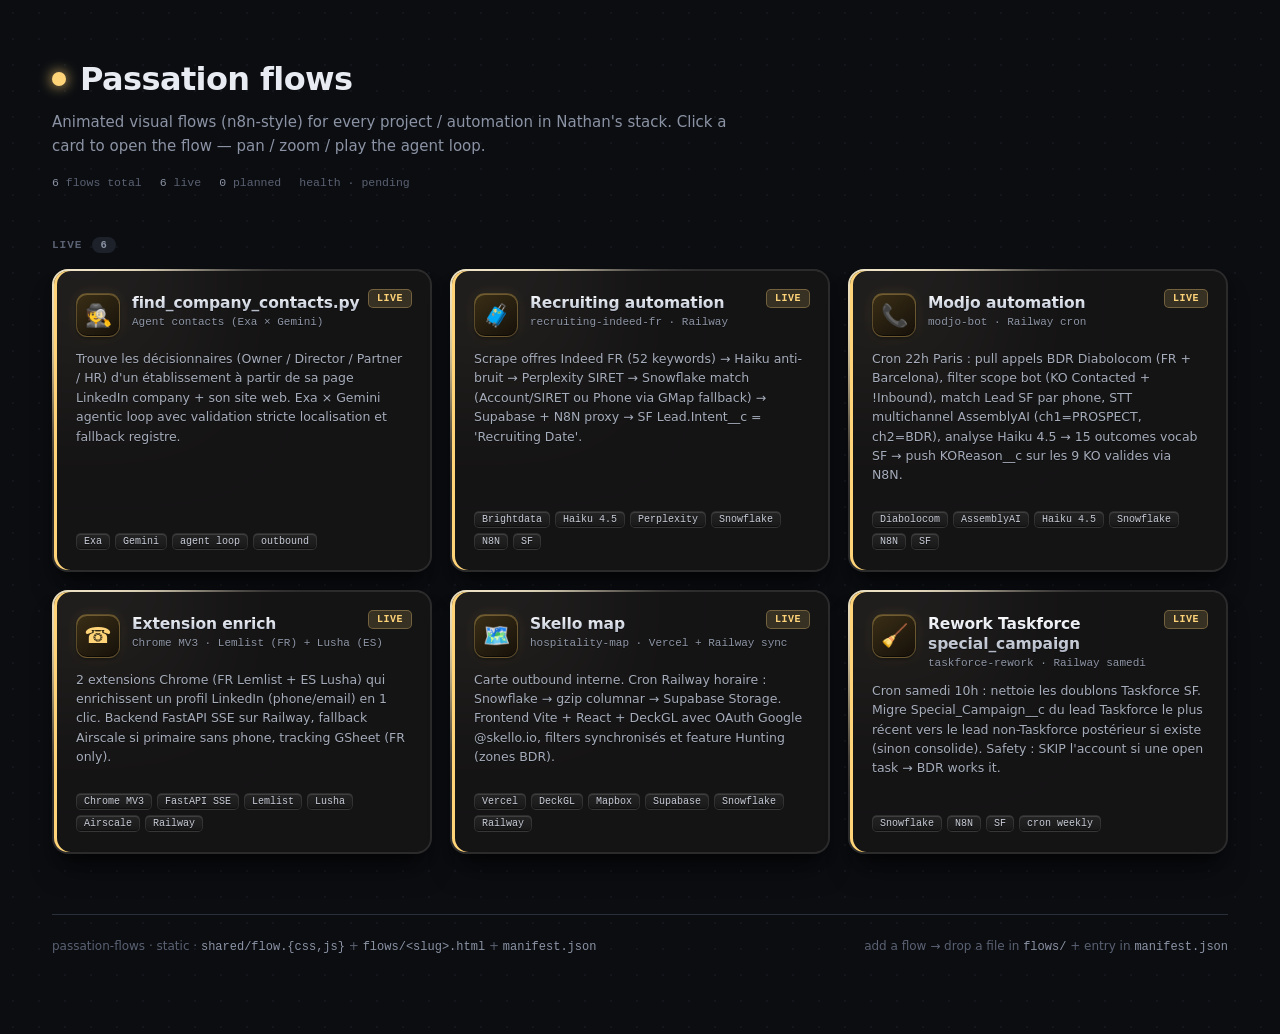
<file: index.html>
<!DOCTYPE html>
<html lang="en">
<head>
<meta charset="UTF-8">
<meta name="viewport" content="width=device-width,initial-scale=1">
<title>Passation flows</title>
<style>
:root{
  --bg:#0b0d11; --grid:#13161d; --panel:#161a21; --panel2:#12151c; --line:#2a3039;
  --ink:#e8ebf1; --mut:#8b93a4; --dim:#5a6172;
  --loop:#ffd479; --live:#5ad19a; --plan:#8b93a4;
  --mono:'SF Mono',ui-monospace,'JetBrains Mono',Menlo,Consolas,monospace;
  --sans:-apple-system,BlinkMacSystemFont,'Segoe UI',Inter,system-ui,sans-serif;
}
*{box-sizing:border-box;margin:0;padding:0}
html,body{background:var(--bg);color:var(--ink);font-family:var(--sans);-webkit-font-smoothing:antialiased;min-height:100vh}
body{background-image:radial-gradient(var(--grid) 1.3px,transparent 1.3px);background-size:26px 26px}
.wrap{max-width:1240px;margin:0 auto;padding:60px 32px 80px}
header{margin-bottom:48px}
header h1{font-size:32px;font-weight:700;letter-spacing:-.6px;margin-bottom:12px;display:flex;align-items:center;gap:14px}
header h1 .dot{width:14px;height:14px;border-radius:50%;background:var(--loop);box-shadow:0 0 14px var(--loop)}
header p{color:var(--mut);font-size:15px;line-height:1.6;max-width:680px}
header .meta{display:flex;gap:18px;margin-top:18px;font-family:var(--mono);font-size:11.5px;color:var(--dim)}
header .meta span b{color:var(--mut);font-weight:500}
.section{font-family:var(--mono);font-size:11px;text-transform:uppercase;letter-spacing:1px;color:var(--dim);font-weight:600;margin:38px 0 16px;display:flex;align-items:center;gap:10px}
.section .ct{background:#1d2129;color:var(--mut);padding:2px 8px;border-radius:10px;font-size:10.5px}
.grid{display:grid;grid-template-columns:repeat(auto-fill,minmax(310px,1fr));gap:18px}
.card{
  position:relative;display:flex;text-decoration:none;color:inherit;
  background:#2c2b2c;border-radius:16px;padding:2px;overflow:hidden;isolation:isolate;
  box-shadow:0 22px 28px -10px rgba(0,0,0,.55),0 10px 14px -6px rgba(0,0,0,.35);
  transition:transform .5s cubic-bezier(.4,0,.2,1),box-shadow .5s,opacity .3s
}
.card .glow{
  position:absolute;width:60%;height:75%;
  background:#fff;filter:blur(50px);
  top:-32%;left:-22%;opacity:.95;z-index:0;
  pointer-events:none;
  transition:opacity .5s,transform .5s
}
.card .face{
  position:relative;z-index:1;flex:1;min-width:0;
  background:rgba(20,19,20,.94);
  border-radius:14px;
  padding:22px 22px 20px;
  display:flex;flex-direction:column;gap:12px;
  overflow:hidden;isolation:isolate
}
.card .face::after{
  content:"";position:absolute;inset:0;
  background:linear-gradient(110deg,transparent 30%,rgba(255,255,255,.10) 50%,transparent 70%);
  transform:translateX(-120%);z-index:0;pointer-events:none
}
.card .face > *{position:relative;z-index:1}
.card:hover{
  transform:translateY(-5px) scale(1.02);
  box-shadow:0 32px 44px -14px rgba(0,0,0,.65),0 14px 22px -8px rgba(0,0,0,.4)
}
.card:hover .glow{opacity:1;transform:scale(1.1)}
.card:hover .face::after{animation:card-shine .9s ease forwards}
@keyframes card-shine{
  0%{transform:translateX(120%)}
  100%{transform:translateX(-120%)}
}
.card.live .face{box-shadow:inset 3px 0 0 var(--loop)}
.card.live .glow{background:linear-gradient(180deg,#fff 0%,#ffe49d 100%)}
.card.live:hover{box-shadow:0 32px 44px -14px rgba(0,0,0,.65),0 14px 22px -8px rgba(0,0,0,.4),0 0 40px -14px rgba(255,212,121,.25)}
.card .top{display:flex;align-items:flex-start;gap:12px}
.card .ic{
  width:44px;height:44px;border-radius:11px;
  background:linear-gradient(145deg,#1c2230 0%,#0a0d13 100%);
  border:1px solid rgba(255,255,255,.10);
  box-shadow:
    inset 0 1px 0 rgba(255,255,255,.18),
    inset 0 -1px 0 rgba(0,0,0,.55),
    0 2px 4px rgba(0,0,0,.45);
  display:grid;place-items:center;font-size:22px;flex-shrink:0;
  transition:transform .5s,box-shadow .5s,border-color .5s
}
.card.live .ic{
  background:linear-gradient(145deg,#3a2e15 0%,#15100a 100%);
  border-color:rgba(255,212,121,.28);color:var(--loop);
  box-shadow:
    inset 0 1px 0 rgba(255,212,121,.30),
    inset 0 -1px 0 rgba(0,0,0,.55),
    0 2px 4px rgba(0,0,0,.45),
    0 0 12px rgba(255,212,121,.10)
}
.card:hover .ic{
  transform:scale(1.08);
  box-shadow:
    inset 0 1px 0 rgba(255,255,255,.24),
    inset 0 -1px 0 rgba(0,0,0,.6),
    0 4px 10px rgba(0,0,0,.5)
}
.card .titles{flex:1;min-width:0}
.card h3{
  font-size:15.5px;font-weight:650;letter-spacing:-.1px;margin-bottom:3px;line-height:1.3;
  background:linear-gradient(180deg,#ffffff 0%,#dde2eb 45%,#aab1bf 100%);
  -webkit-background-clip:text;background-clip:text;color:transparent;
  filter:drop-shadow(0 1px 0 rgba(0,0,0,.5))
}
.card .file{
  font-family:var(--mono);font-size:11px;color:#8e96a6;
  overflow:hidden;text-overflow:ellipsis;white-space:nowrap;
  text-shadow:0 1px 0 rgba(0,0,0,.5)
}
.card .desc{
  color:#a5acba;font-size:12.5px;line-height:1.55;
  text-shadow:0 1px 0 rgba(0,0,0,.4)
}
.card .tags{display:flex;flex-wrap:wrap;gap:5px;margin-top:auto;padding-top:14px}
.card .tag{
  font-family:var(--mono);font-size:10px;
  background:linear-gradient(180deg,rgba(255,255,255,.07),rgba(255,255,255,.02));
  color:#c8cdd8;padding:2px 7px;border-radius:5px;
  border:1px solid rgba(255,255,255,.09);
  box-shadow:
    inset 0 1px 0 rgba(255,255,255,.12),
    inset 0 -1px 0 rgba(0,0,0,.35);
  text-shadow:0 1px 0 rgba(0,0,0,.5)
}
.card .status{position:absolute;top:18px;right:18px;font-family:var(--mono);font-size:10px;text-transform:uppercase;letter-spacing:.5px;padding:3px 8px;border-radius:5px;font-weight:600;z-index:2;display:flex;align-items:center;gap:6px}
.card .status.live{background:rgba(255,212,121,.15);color:var(--loop);border:1px solid rgba(255,212,121,.3)}
.card .status.planned{background:rgba(138,148,164,.12);color:var(--plan);border:1px solid var(--line)}
.card .health{display:inline-block;width:7px;height:7px;border-radius:50%;background:var(--mut);box-shadow:0 0 6px rgba(0,0,0,.4)}
.card .health.ok{background:#5ad19a;box-shadow:0 0 8px rgba(90,209,154,.7)}
.card .health.bad{background:#e06c75;box-shadow:0 0 8px rgba(224,108,117,.7)}
.card .health.unknown{background:var(--dim);box-shadow:none;opacity:.5}
.card.planned{opacity:.72}
.card.planned:hover{opacity:1}
footer{margin-top:60px;padding-top:24px;border-top:1px solid var(--line);color:var(--dim);font-size:12px;display:flex;justify-content:space-between;flex-wrap:wrap;gap:12px}
footer code{font-family:var(--mono);color:var(--mut)}
</style>
</head>
<body>
<div class="wrap">
  <header>
    <h1><span class="dot"></span>Passation flows</h1>
    <p>Animated visual flows (n8n-style) for every project / automation in Nathan's stack. Click a card to open the flow — pan / zoom / play the agent loop.</p>
    <div class="meta" id="meta"></div>
  </header>

  <div class="section" id="sec-live">Live <span class="ct" id="ct-live">0</span></div>
  <div class="grid" id="grid-live"></div>

  <div class="section" id="sec-plan">Planned <span class="ct" id="ct-plan">0</span></div>
  <div class="grid" id="grid-plan"></div>

  <footer>
    <span>passation-flows · static · <code>shared/flow.{css,js}</code> + <code>flows/&lt;slug&gt;.html</code> + <code>manifest.json</code></span>
    <span>add a flow → drop a file in <code>flows/</code> + entry in <code>manifest.json</code></span>
  </footer>
</div>
<script>
const HEALTH_URL = 'https://qeracszwzpkellfqjbgk.supabase.co/storage/v1/object/public/map-data/passation/health.json';

function healthFor(flow, health){
  const svcs = flow.railway_services || [];
  if(!svcs.length || !health) return {cls:'', label:''};
  const map = health.services || {};
  const states = svcs.map(s => map[s]).filter(Boolean);
  if(!states.length) return {cls:'unknown', label:'no data yet'};
  const bad = states.filter(s => !s.healthy);
  if(bad.length === 0) return {cls:'ok', label:`Railway · ${svcs.join(', ')} OK`};
  const reasons = bad.map((s,i) => `${svcs[i]}: ${s.reason||s.status}`).join('\n');
  return {cls:'bad', label:`Railway issue\n${reasons}`};
}

Promise.all([
  fetch('manifest.json').then(r=>r.json()),
  fetch(HEALTH_URL, {cache:'no-store'}).then(r=>r.ok?r.json():null).catch(()=>null),
]).then(([m, health])=>{
  const live=m.flows.filter(f=>f.status==='live');
  const plan=m.flows.filter(f=>f.status!=='live');
  const stamp = health ? new Date(health.generated_at).toLocaleString('fr-FR',{dateStyle:'short',timeStyle:'short'}) : 'pending';
  document.getElementById('meta').innerHTML =
    `<span><b>${m.flows.length}</b> flows total</span>`+
    `<span><b>${live.length}</b> live</span>`+
    `<span><b>${plan.length}</b> planned</span>`+
    `<span>health · ${stamp}</span>`;
  document.getElementById('ct-live').textContent=live.length;
  document.getElementById('ct-plan').textContent=plan.length;
  const card=f=>{
    const h = healthFor(f, health);
    return `<a class="card ${f.status}" href="${f.status==='live'?`flows/${f.slug}.html`:'#'}" ${f.status!=='live'?'onclick="event.preventDefault()"':''}>
    <div class="glow"></div>
    <div class="face">
      <span class="status ${f.status}">${h.cls?`<span class="health ${h.cls}" title="${h.label.replace(/"/g,'&quot;')}"></span>`:''}${f.status}</span>
      <div class="top">
        <div class="ic">${f.icon||'•'}</div>
        <div class="titles"><h3>${f.title}</h3>${f.file?`<div class="file">${f.file}</div>`:''}</div>
      </div>
      <div class="desc">${f.description||''}</div>
      <div class="tags">${(f.tags||[]).map(t=>`<span class="tag">${t}</span>`).join('')}</div>
    </div>
  </a>`;
  };
  document.getElementById('grid-live').innerHTML = live.map(card).join('');
  document.getElementById('grid-plan').innerHTML = plan.map(card).join('');
  if(!live.length){document.getElementById('sec-live').style.display='none';document.getElementById('grid-live').style.display='none';}
  if(!plan.length){document.getElementById('sec-plan').style.display='none';document.getElementById('grid-plan').style.display='none';}
});
</script>
</body>
</html>
</file>
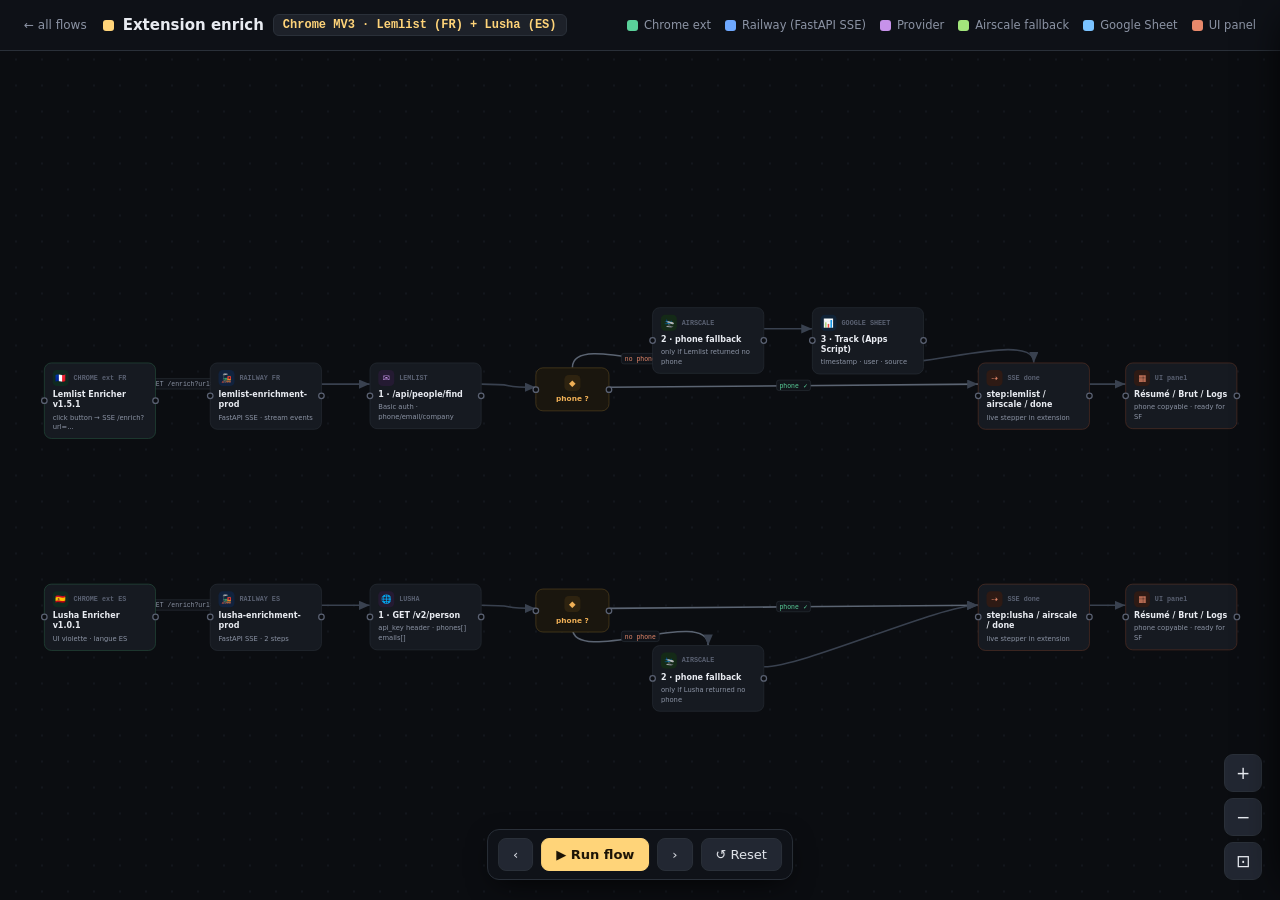
<file: flows/extension-enrich.html>
<!DOCTYPE html>
<html lang="en">
<head>
<meta charset="UTF-8">
<meta name="viewport" content="width=device-width,initial-scale=1">
<link rel="stylesheet" href="../shared/flow.css">
</head>
<body>
<script>
window.FLOW = {
  meta:{ title:"Extension enrich", file:"Chrome MV3 · Lemlist (FR) + Lusha (ES)" },
  canvas:{ w:2000, h:640 },
  legend:[
    {label:'Chrome ext',color:'var(--trig)'},
    {label:'Railway (FastAPI SSE)',color:'var(--exa)'},
    {label:'Provider',color:'var(--gem)'},
    {label:'Airscale fallback',color:'var(--api)'},
    {label:'Google Sheet',color:'var(--db)'},
    {label:'UI panel',color:'var(--out)'}
  ],
  nodes:{
    // FR row (top)
    chr_fr:{x:30, y:120,kind:'trig',ic:'🇫🇷',nm:'CHROME ext FR',ttl:'Lemlist Enricher v1.5.1',sb:'click button → SSE /enrich?url=...'},
    rly_fr:{x:300,y:120,kind:'exa', ic:'🚂',nm:'RAILWAY FR',ttl:'lemlist-enrichment-prod',sb:'FastAPI SSE · stream events'},
    lem:   {x:560,y:120,kind:'gem',ic:'✉', nm:'LEMLIST',ttl:'1 · /api/people/find',sb:'Basic auth · phone/email/company'},
    if_fr: {x:830,y:128,kind:'if', ic:'◆',ttl:'phone ?'},
    air_fr:{x:1020,y:30,kind:'api',ic:'🛬',nm:'AIRSCALE',ttl:'2 · phone fallback',sb:'only if Lemlist returned no phone'},
    gsh:   {x:1280,y:30,kind:'db', ic:'📊',nm:'GOOGLE SHEET',ttl:'3 · Track (Apps Script)',sb:'timestamp · user · source'},
    sse_fr:{x:1550,y:120,kind:'out',ic:'⇢',nm:'SSE done',ttl:'step:lemlist / airscale / done',sb:'live stepper in extension'},
    ui_fr: {x:1790,y:120,kind:'out',ic:'▦',nm:'UI panel',ttl:'Résumé / Brut / Logs',sb:'phone copyable · ready for SF'},
    // ES row (bottom)
    chr_es:{x:30, y:480,kind:'trig',ic:'🇪🇸',nm:'CHROME ext ES',ttl:'Lusha Enricher v1.0.1',sb:'UI violette · langue ES'},
    rly_es:{x:300,y:480,kind:'exa', ic:'🚂',nm:'RAILWAY ES',ttl:'lusha-enrichment-prod',sb:'FastAPI SSE · 2 steps'},
    lus:   {x:560,y:480,kind:'gem',ic:'🌐',nm:'LUSHA',ttl:'1 · GET /v2/person',sb:'api_key header · phones[] emails[]'},
    if_es: {x:830,y:488,kind:'if', ic:'◆',ttl:'phone ?'},
    air_es:{x:1020,y:580,kind:'api',ic:'🛬',nm:'AIRSCALE',ttl:'2 · phone fallback',sb:'only if Lusha returned no phone'},
    sse_es:{x:1550,y:480,kind:'out',ic:'⇢',nm:'SSE done',ttl:'step:lusha / airscale / done',sb:'live stepper in extension'},
    ui_es: {x:1790,y:480,kind:'out',ic:'▦',nm:'UI panel',ttl:'Résumé / Brut / Logs',sb:'phone copyable · ready for SF'},
  },
  edges:[
    // FR
    ['chr_fr','r','rly_fr','l','GET /enrich?url=',''],
    ['rly_fr','r','lem','l','',''],
    ['lem','r','if_fr','l','',''],
    ['if_fr','t','air_fr','b','no phone','f'],
    ['if_fr','r','sse_fr','l','phone ✓','t'],
    ['air_fr','r','gsh','l','',''],
    ['gsh','b','sse_fr','t','',''],
    ['sse_fr','r','ui_fr','l','',''],
    // ES
    ['chr_es','r','rly_es','l','GET /enrich?url=',''],
    ['rly_es','r','lus','l','',''],
    ['lus','r','if_es','l','',''],
    ['if_es','b','air_es','t','no phone','f'],
    ['if_es','r','sse_es','l','phone ✓','t'],
    ['air_es','r','sse_es','l','',''],
    ['sse_es','r','ui_es','l','',''],
  ],
  walk:['chr_fr','rly_fr','lem','if_fr','air_fr','gsh','sse_fr','ui_fr'],
  details:{
    chr_fr:{h:'Chrome MV3 — FR',t:'LinkedIn → Lemlist + Airscale Enricher v1.5.1',d:'Manifest V3. `content.js` injecté sur `*.linkedin.com/*` au `document_start`, bouton flottant sur la page profil. Clic → message au background → fetch SSE Railway. Path local : `~/Downloads/LEMLIST LIVE 5/`.',io:[['trigger','clic bouton flottant sur profil LinkedIn']]},
    rly_fr:{h:'Railway FR · backend',t:'lemlist-enrichment-production.up.railway.app',d:'FastAPI + SSE. Service ID `b1935847-0fb2-4c5f-a73e-68f17dd791ed`. Env vars : `LEMLIST_API_KEY`, `AIRSCALE_API_KEY`, `GSHEET_URL`. Workspace Railway = Skello Marketing, projet Outbound.',io:[['endpoint','GET /enrich?url=<linkedin_url>']]},
    lem:{h:'Lemlist · primary',t:'1 · /api/people/find',d:'Source primaire FR. Endpoint `POST /api/people/find` (compte Skello). Auth `Authorization: Basic <base64(:LEMLIST_API_KEY)>`. Si OOC (out-of-credit) → stop, pas de fallback.',io:[['in','linkedinUrl'],['out','{phone, email, firstName, lastName, companyName}']],code:`POST https://api.lemlist.com/api/people/find
Authorization: Basic <base64(":<LEMLIST_API_KEY>")>
{ "linkedinUrl": "https://linkedin.com/in/..." }`,ct:'Lemlist call'},
    if_fr:{h:'Branch',t:'phone returned ?',d:'Le fallback Airscale ne se déclenche QUE si Lemlist a renvoyé un résultat sans phone (pas si OOC).',io:[['phone ✓','→ stream done'],['no phone','→ Airscale']]},
    air_fr:{h:'Airscale · fallback',t:'2 · Phone fallback',d:'Enrichit le phone depuis l\'URL LinkedIn. Si Airscale aussi sans phone → résultat partiel renvoyé (email/company OK, phone vide).',io:[['in','linkedinUrl'],['out','phone | null']]},
    gsh:{h:'Google Sheet · tracking',t:'3 · Apps Script webhook',d:'Log par recherche : timestamp, user_email, linkedin_url, phone_found, source (Lemlist/Airscale). Permet suivi conso API, audit, détection doublons. **FR only** (ES n\'a pas de tracking).',io:[['out','row in shared sheet']]},
    sse_fr:{h:'SSE · events',t:'Live stepper events',d:'Le backend stream des events successifs : `step:lemlist` → `step:airscale` → `step:sheet` → `done`. L\'extension affiche la progression en live.',io:[['events','step:* + done']]},
    ui_fr:{h:'UI panel',t:'Résumé / Brut / Logs',d:'3 onglets dans le panneau de l\'extension. Phone copiable en 1 clic. Données prêtes à push manuel dans Salesforce.'},
    chr_es:{h:'Chrome MV3 — ES',t:'Lusha Enricher v1.0.1',d:'Même architecture que FR mais : UI **violette** (#6C5CE7 → #A29BFE), langue ES, stepper 2 étapes (Lusha → Airscale), pas de tracking GSheet. Path local : `~/Downloads/LUSHA LIVE 1/`.'},
    rly_es:{h:'Railway ES · backend',t:'lusha-enrichment-production.up.railway.app',d:'FastAPI + SSE. Service ID `186ef861-bc6f-4be1-9579-e02ea40c0167`. Env vars : `LUSHA_API_KEY`, `AIRSCALE_API_KEY` (pas de GSHEET_URL).'},
    lus:{h:'Lusha · primary',t:'1 · GET /v2/person',d:'Source primaire ES. Auth `api_key: <LUSHA_API_KEY>` (header custom, pas Bearer).',io:[['in','linkedinUrl'],['out','{phoneNumbers[], emailAddresses[], name, company}']],code:`GET https://api.lusha.com/v2/person?linkedinUrl=<url>
api_key: <LUSHA_API_KEY>`,ct:'Lusha call'},
    if_es:{h:'Branch',t:'phone returned ?',d:'Comme FR — Airscale uniquement si pas de phone (et pas OOC).'},
    air_es:{h:'Airscale · fallback',t:'2 · Phone fallback',d:'Même provider que la version FR.'},
    sse_es:{h:'SSE · events',t:'2-step stepper',d:'`step:lusha` → `step:airscale` → `done` (pas de step:sheet).'},
    ui_es:{h:'UI panel',t:'UI violette ES',d:'Même structure (Résumé/Brut/Logs) mais palette violette + textes en espagnol.'}
  }
};
</script>
<script src="../shared/flow.js"></script>
</body>
</html>
</file>
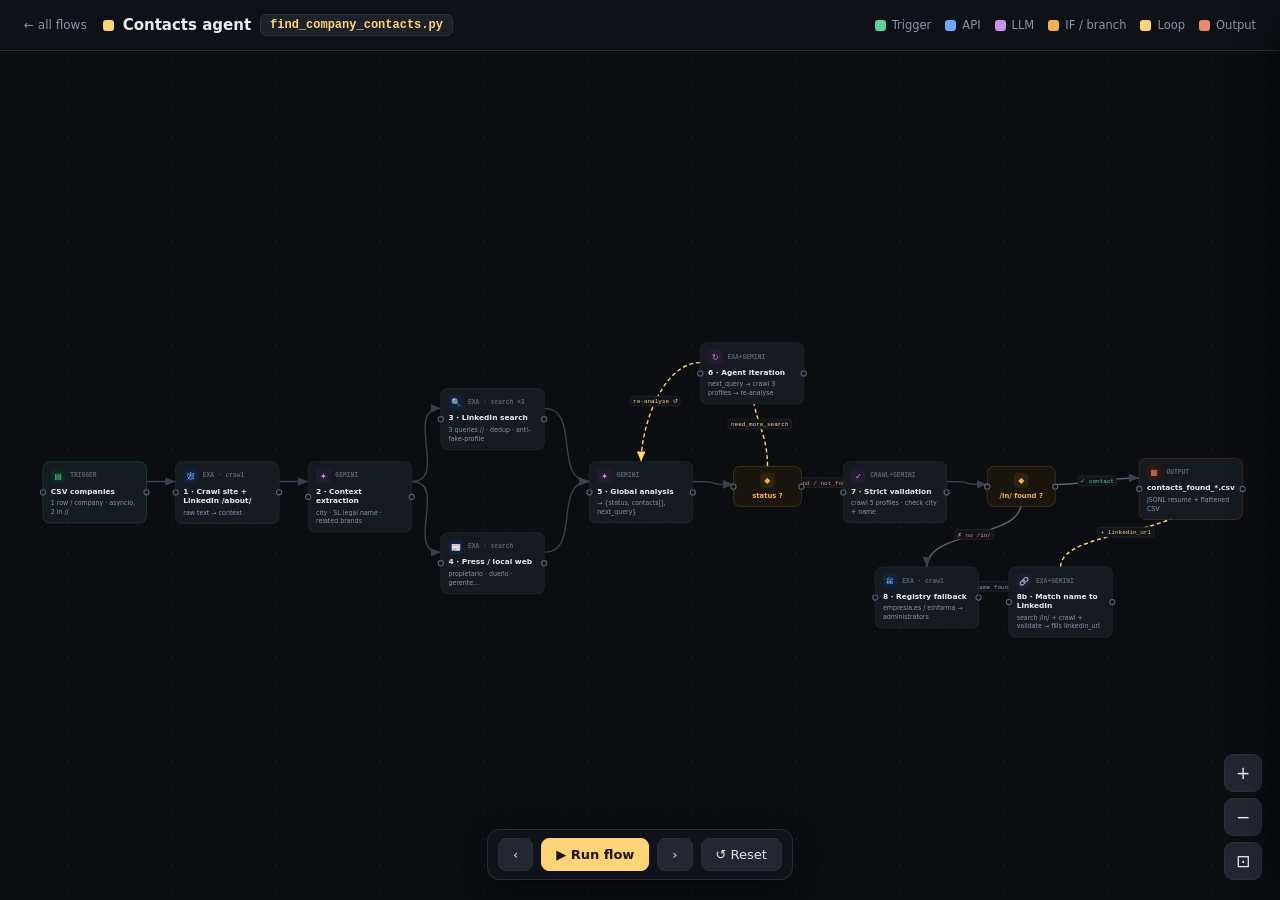
<file: flows/find-company-contacts.html>
<!DOCTYPE html>
<html lang="en">
<head>
<meta charset="UTF-8">
<meta name="viewport" content="width=device-width,initial-scale=1">
<link rel="stylesheet" href="../shared/flow.css">
</head>
<body>
<script>
window.FLOW = {
  meta:{ title:"Contacts agent", file:"find_company_contacts.py" },
  canvas:{ w:2150, h:620 },
  nodes:{
    trig:{x:30, y:268, kind:'trig', ic:'▤', nm:'TRIGGER', ttl:'CSV companies', sb:'1 row / company · asyncio, 2 in //'},
    s1:  {x:262,y:268, kind:'exa',  ic:'🕸', nm:'EXA · crawl', ttl:'1 · Crawl site + LinkedIn /about/', sb:'raw text → context'},
    s2:  {x:494,y:268, kind:'gem',  ic:'✦', nm:'GEMINI', ttl:'2 · Context extraction', sb:'city · SL legal name · related brands'},
    s3:  {x:726,y:140, kind:'exa',  ic:'🔍', nm:'EXA · search ×3', ttl:'3 · LinkedIn search', sb:'3 queries // · dedup · anti-fake-profile'},
    s4:  {x:726,y:392, kind:'exa',  ic:'📰', nm:'EXA · search', ttl:'4 · Press / local web', sb:'propietario · dueño · gerente…'},
    s5:  {x:986,y:268, kind:'gem',  ic:'✦', nm:'GEMINI', ttl:'5 · Global analysis', sb:'→ {status, contacts[], next_query}'},
    if1: {x:1238,y:276,kind:'if',   ic:'◆', ttl:'status ?'},
    s6:  {x:1180,y:60, kind:'gem',  ic:'↻', nm:'EXA+GEMINI', ttl:'6 · Agent iteration', sb:'next_query → crawl 3 profiles → re-analyse'},
    s7:  {x:1430,y:268,kind:'gem',  ic:'✓', nm:'CRAWL+GEMINI', ttl:'7 · Strict validation', sb:'crawl 5 profiles · check city + name'},
    if2: {x:1682,y:276,kind:'if',   ic:'◆', ttl:'/in/ found ?'},
    s8:  {x:1486,y:452,kind:'exa',  ic:'🏛', nm:'EXA · crawl', ttl:'8 · Registry fallback', sb:'empresia.es / einforma → administrators'},
    s8b: {x:1720,y:452,kind:'gem',  ic:'🔗', nm:'EXA+GEMINI', ttl:'8b · Match name to LinkedIn', sb:'search /in/ + crawl + validate → fills linkedin_url'},
    out: {x:1948,y:262,kind:'out',  ic:'▦', nm:'OUTPUT', ttl:'contacts_found_*.csv', sb:'JSONL resume + flattened CSV'}
  },
  edges:[
    ['trig','r','s1','l','',''],
    ['s1','r','s2','l','',''],
    ['s2','r','s3','l','',''],
    ['s2','r','s4','l','',''],
    ['s3','r','s5','l','',''],
    ['s4','r','s5','l','',''],
    ['s5','r','if1','l','',''],
    ['if1','t','s6','b','need_more_search','lp'],
    ['s6','l','s5','t','re-analyse ↺','lp'],
    ['if1','r','s7','l','found / not_found','f'],
    ['s7','r','if2','l','',''],
    ['if2','b','s8','t','✗ no /in/','f'],
    ['if2','r','out','l','✓ contact','t'],
    ['s8','r','s8b','l','name found',''],
    ['s8b','t','out','b','+ linkedin_url','lp']
  ],
  walk:['trig','s1','s2','s3','s5','if1','s6','s5','if1','s7','if2','s8','s8b','out'],
  details:{
    trig:{h:'Python · trigger',t:'Input — companies_to_search.csv',d:'Reads the CSV, loads JSONL progress and only reprocesses the remaining companies. asyncio + semaphore = 2 companies in parallel.',io:[['in','companies_to_search.csv'],['out','remaining[]']],code:`company_name, linkedin_company_url, website_url
"Cosafina", ".../company/cosafina/", "https://sushido.es/"`,ct:'columns'},
    s1:{h:'Exa · /contents',t:'1 · Crawl site + LinkedIn /about/',d:'Normalises the LinkedIn URL to /about/ and crawls both pages (≤2500 chars) → raw context.',io:[['in','website_url + linkedin_url'],['out','context_text']],code:`POST /contents
{ "urls": [website, linkedin+"/about/"],
  "contents": { "text": { "maxCharacters": 2500 } } }`,ct:'Exa call'},
    s2:{h:'Gemini',t:'2 · Context extraction',d:'Gemini structures the text. Fallback "just extract the city" if empty. Builds search_terms = [name, domain, slug, brands, legal name] → up to 4 OR terms.',io:[['in','context_text'],['out','{city, legal_name, brands}']],code:`{ "city":"...", "company_legal_name":"PINEÑO MARTÍN S.L.",
  "related_brands":[...], "sector":"restaurant" }`,ct:'CONTEXT_EXTRACT_PROMPT'},
    s3:{h:'Exa · search ×3',t:'3 · Targeted LinkedIn search',d:'3 angles in parallel (leaders / site:linkedin.com/in / HR), restricted to linkedin.com. Dedup by URL + REJECT /in/ whose slug ≈ company name (disguised company pages).',io:[['in','search_terms + city'],['out','results_linkedin[]']],code:`q1 "owner founder director gerente {terms}{city}"
q2 "site:linkedin.com/in {terms}{city}"
q3 "HR recursos humanos people talent {terms}{city}"
→ includeDomains:["linkedin.com"]`,ct:'3 parallel queries'},
    s4:{h:'Exa · search',t:'4 · Press / local web',d:'Broad multilingual web query (no domain filter), anchored on the city.',io:[['in','search_terms + city'],['out','results_web[]']],code:`"{terms}{city} propietario OR fundador OR dueño
  OR owner OR director OR gerente"`,ct:'web query'},
    s5:{h:'Gemini · decision',t:'5 · Global analysis',d:'Merges LinkedIn + web + context. SYSTEM_PROMPT enforces role priority + validation rules. Returns JSON with status driving the loop.',io:[['in','results + context'],['out','{status, contacts[], next_query}']],code:`{ "status":"found | need_more_search | not_found",
  "contacts":[{ "name", "linkedin_url", "role",
    "role_detail", "confidence":"high|medium|low|registry" }],
  "next_query":"...", "reasoning":"..." }`,ct:'SYSTEM_PROMPT → JSON',rules:true},
    if1:{h:'Branch',t:'status == need_more_search ?',d:'If Gemini asks for more search → agent loop (step 6). Otherwise → validation (step 7).',io:[['true','→ step 6 (loop)'],['false','→ step 7']]},
    s6:{h:'Agent loop · Exa+Gemini',t:'6 · Additional iterations',d:'While status = need_more_search (up to MAX_AGENT_STEPS): Gemini writes next_query → Exa runs it → crawl /in/ profiles → Gemini re-analyses → dedup contacts → back to step 5.',io:[['in','next_query'],['out','enriched contacts[] → 5']],code:`for step in range(2, MAX_AGENT_STEPS-1):
    if status != "need_more_search": break
    extra = exa_search(next_query)
    crawl([r for r in extra if "/in/" in r.url][:3])
    parsed = gemini(SYSTEM_PROMPT, extra+profiles)`,ct:'loop'},
    s7:{h:'Crawl + Gemini',t:'7 · Strict validation',d:'Crawl ≤5 full profiles. Gemini keeps ONLY contacts whose profile mentions the company / legal name / related brand AND whose location == city. Namesakes eliminated. Ranked Owner > Director > Partner > HR.',io:[['in','profile_urls[:5]'],['out','validated_contacts[]']],code:`- profile MUST mention {company}|{legal}|{brand}
- location MUST == {city}
- namesake in another city → ELIMINATED`,ct:'validation'},
    if2:{h:'Branch',t:'At least one valid /in/ ?',d:'If no real LinkedIn profile → registry fallback (step 8). Otherwise → output.',io:[['no','→ step 8 (registry)'],['yes','→ output']]},
    s8:{h:'Exa · fallback',t:'8 · Business registry fallback',d:'Triggered only when no valid /in/. Crawl/search empresia.es & einforma.com → Gemini extracts the administrators (Administrador Único, Apoderado). Each name then goes to step 8b for a LinkedIn match attempt.',io:[['in','legal_name | company_name'],['out','administrators[] (name + role)']],code:`crawl empresia.es/empresa/{slug}/
if empty → search "{name} administrador site:empresia.es"
→ REGISTRY_EXTRACT_PROMPT → administrators[]`,ct:'registry'},
    s8b:{h:'Exa + Gemini · match',t:'8b · Match registry name to LinkedIn',d:'For each administrator: search their LinkedIn profile (site:linkedin.com/in + city + company), crawl top 3 candidates, and Gemini validates it is the right person (name + city + company) before filling linkedin_url. If matched → confidence high/medium; otherwise stays confidence: registry.',io:[['in','admin_name + city + company'],['out','contact { name, linkedin_url, confidence }']],code:`q = site:linkedin.com/in "{admin_name}"{city} {company}
→ crawl candidates[:3]
→ REGISTRY_LINKEDIN_MATCH_PROMPT
   { "matched": bool, "linkedin_url": "...", "confidence" }`,ct:'registry → LinkedIn match'},
    out:{h:'Python · output',t:'Output — contacts_found_*.csv',d:'Append JSONL (resume-safe) + flattened CSV: 1 row / contact with confidence and source (linkedin/registry).',io:[['out','contacts_found_YYYYMMDD_HHMMSS.csv']],code:`company_name, ..., contact_name, contact_linkedin,
contact_role, contact_role_detail, confidence, source`,ct:'final CSV'}
  },
  rules:[
    ['Location','ALWAYS verify the city. Cosafina@Palma ≠ Cosafina@Talavera.'],
    ['Exact name','The profile must mention the company EXACTLY (not a namesake).'],
    ['Multi-brand','One group = several brands, same owner.'],
    ['Anti-fake-profile','REJECT /in/ pages that are disguised company pages.'],
    ['Registry','Contact via BORME/empresia.es with no LinkedIn → confidence: registry.']
  ]
};
</script>
<script src="../shared/flow.js"></script>
</body>
</html>
</file>
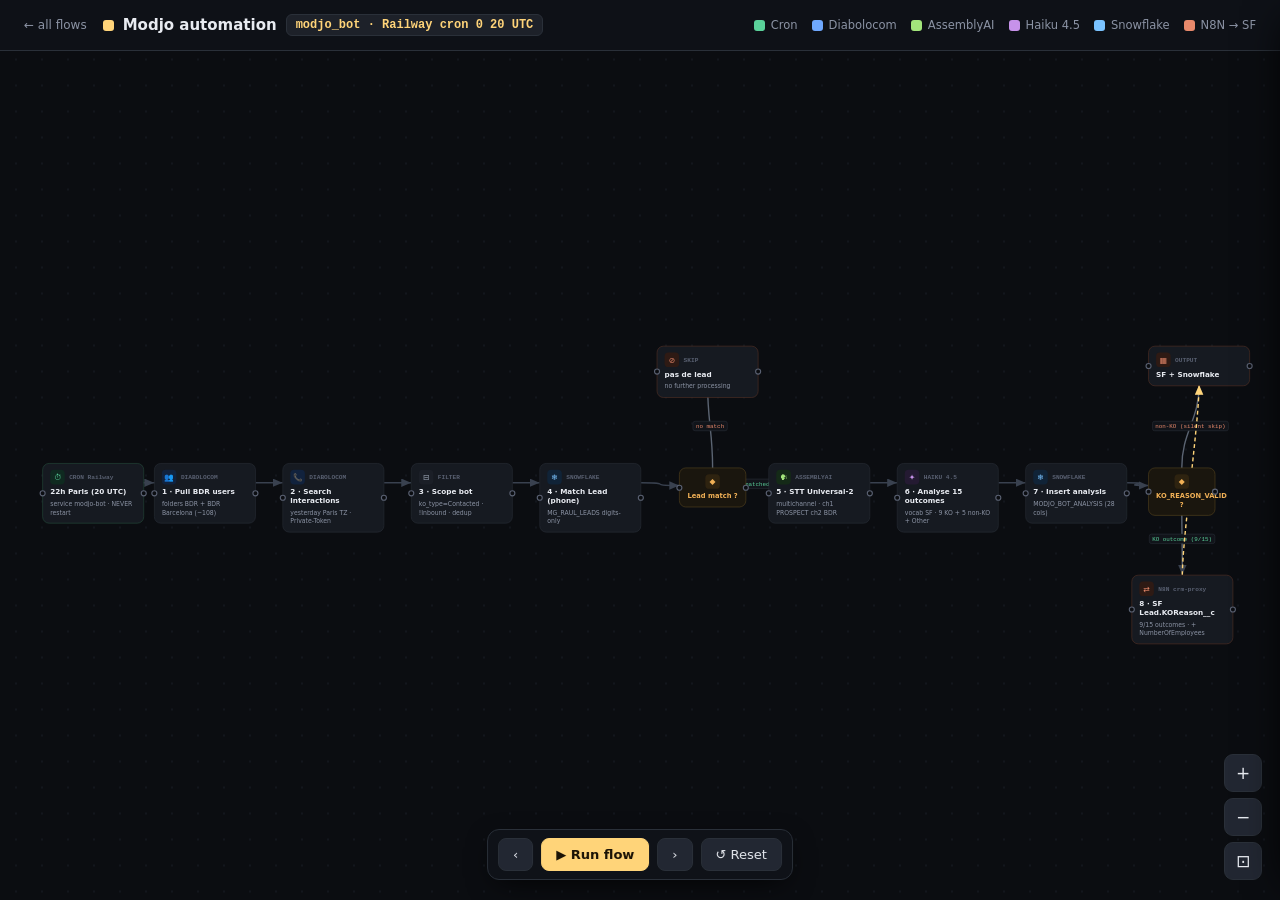
<file: flows/modjo-automation.html>
<!DOCTYPE html>
<html lang="en">
<head>
<meta charset="UTF-8">
<meta name="viewport" content="width=device-width,initial-scale=1">
<link rel="stylesheet" href="../shared/flow.css">
</head>
<body>
<script>
window.FLOW = {
  meta:{ title:"Modjo automation", file:"modjo_bot · Railway cron 0 20 UTC" },
  canvas:{ w:2200, h:680 },
  legend:[
    {label:'Cron',color:'var(--trig)'},
    {label:'Diabolocom',color:'var(--exa)'},
    {label:'AssemblyAI',color:'var(--api)'},
    {label:'Haiku 4.5',color:'var(--gem)'},
    {label:'Snowflake',color:'var(--db)'},
    {label:'N8N → SF',color:'var(--out)'}
  ],
  nodes:{
    trig:{x:30, y:300,kind:'trig',ic:'⏱',nm:'CRON Railway',ttl:'22h Paris (20 UTC)',sb:'service modjo-bot · NEVER restart'},
    s1:  {x:230,y:300,kind:'exa', ic:'👥',nm:'DIABOLOCOM',ttl:'1 · Pull BDR users',sb:'folders BDR + BDR Barcelona (~108)'},
    s2:  {x:460,y:300,kind:'exa', ic:'📞',nm:'DIABOLOCOM',ttl:'2 · Search interactions',sb:'yesterday Paris TZ · Private-Token'},
    s3:  {x:690,y:300,kind:'code',ic:'⊟',nm:'FILTER',ttl:'3 · Scope bot',sb:'ko_type=Contacted · !Inbound · dedup'},
    s4:  {x:920,y:300,kind:'db', ic:'❄',nm:'SNOWFLAKE',ttl:'4 · Match Lead (phone)',sb:'MG_RAUL_LEADS digits-only'},
    if1: {x:1170,y:308,kind:'if',ic:'◆',ttl:'Lead match ?'},
    skp: {x:1130,y:90,kind:'out',ic:'⊘',nm:'SKIP',ttl:'pas de lead',sb:'no further processing'},
    s5:  {x:1330,y:300,kind:'api',ic:'🗣',nm:'ASSEMBLYAI',ttl:'5 · STT Universal-2',sb:'multichannel · ch1 PROSPECT ch2 BDR'},
    s6:  {x:1560,y:300,kind:'gem',ic:'✦',nm:'HAIKU 4.5',ttl:'6 · Analyse 15 outcomes',sb:'vocab SF · 9 KO + 5 non-KO + Other'},
    s7:  {x:1790,y:300,kind:'db', ic:'❄',nm:'SNOWFLAKE',ttl:'7 · Insert analysis',sb:'MODJO_BOT_ANALYSIS (28 cols)'},
    if2: {x:2010,y:308,kind:'if',ic:'◆',ttl:'KO_REASON_VALID ?'},
    s8:  {x:1980,y:500,kind:'out',ic:'⇄',nm:'N8N crm-proxy',ttl:'8 · SF Lead.KOReason__c',sb:'9/15 outcomes · + NumberOfEmployees'},
    out: {x:2010,y:90,kind:'out',ic:'▦',nm:'OUTPUT',ttl:'SF + Snowflake',sb:''}
  },
  edges:[
    ['trig','r','s1','l','',''],
    ['s1','r','s2','l','',''],
    ['s2','r','s3','l','',''],
    ['s3','r','s4','l','',''],
    ['s4','r','if1','l','',''],
    ['if1','t','skp','b','no match','f'],
    ['if1','r','s5','l','matched','t'],
    ['s5','r','s6','l','',''],
    ['s6','r','s7','l','',''],
    ['s7','r','if2','l','',''],
    ['if2','b','s8','t','KO outcome (9/15)','t'],
    ['if2','t','out','b','non-KO (silent skip)','f'],
    ['s8','t','out','b','SF write','lp'],
  ],
  walk:['trig','s1','s2','s3','s4','if1','s5','s6','s7','if2','s8','out'],
  details:{
    trig:{h:'Railway cron',t:'22h Paris été / 21h hiver',d:'Service `modjo-bot` (ID e5b70a8b…). Cron `0 20 * * *` UTC. Restart policy NEVER. Une exec/jour qui traite les appels de la veille.',io:[['cron','0 20 * * * UTC']]},
    s1:{h:'Diabolocom · users',t:'1 · Pull BDR users',d:'`GET /api/v1/account/users` → BDRs des folders `BDR` + `BDR Barcelona` (~108 users actifs). Sert à scoper les interactions au scope outbound.',io:[['out','user_ids[]']],code:`GET https://public-fr10.engage.diabolocom.com/api/v1/account/users
Headers: Private-Token: <DIABOLOCOM_API_TOKEN>   # PAS Bearer !`,ct:'auth'},
    s2:{h:'Diabolocom · interactions',t:'2 · Search interactions',d:'`POST /api/v1/interactions/search` filtré sur la day cible (hier en TZ Paris par défaut). READ-ONLY strict — jamais DELETE/PUT/PATCH (prod Skello).',io:[['out','interactions[] (metadata + audio_url)']]},
    s3:{h:'Filter · scope bot',t:'3 · Filter to ~24% of eligible',d:'Filtre serré : `ko_type = "Contacted"` (vrai appel répondu) + `lead_source NOT ILIKE %Inbound%` + skip interaction_id déjà processed (idempotence via Snowflake).',io:[['in','~1804 calls'],['out','~607 calls (scope bot)']],code:`if duration <= 30: skip   # historique, retiré 2026-05-05
if ko_type != "Contacted": skip
if "Inbound" in lead_source: skip
if interaction_id in already_processed: skip`,ct:'filter logic'},
    s4:{h:'Snowflake · match',t:'4 · Match Lead by phone',d:'Normalize phone → digits-only via regex. Match `MG_RAUL_LEADS.PHONE/MOBILE_PHONE/OTHER_PHONE`. Récupère sf_lead_id + contexte (company, NB_EMPLOYEES, ko_type SF, ko_reason SF, lead_source).',io:[['in','contact_phone'],['out','sf_lead_id + context']]},
    if1:{h:'Branch',t:'Lead matched in SF ?',d:'Si pas de match → skip (l\'appel ne concerne pas un Lead trackable en SF, on l\'ignore complètement).',io:[['matched','→ STT'],['no','→ skip']]},
    s5:{h:'AssemblyAI · STT',t:'5 · Universal-2 multichannel',d:'**ch1 = PROSPECT, ch2 = BDR** sur outbound (convention Skello, contre-intuitif mais critique). Merge canaux en transcript propre avec speaker tags. Coût ~$0.005/min effectif.',io:[['in','MP3 stereo'],['out','transcript + speakers']],code:`assemblyai.transcribe(audio_url, config={
  "speech_model": "best",     # Universal-2
  "multichannel": True,       # 2 canaux séparés
  "speaker_labels": True })`,ct:'AssemblyAI'},
    s6:{h:'Haiku 4.5 · analyse',t:'6 · 15 outcomes (vocab SF)',d:'`claude-haiku-4-5-20251001`. Prompt avec vocab SF imposé : **9 KO** (Already customer, Bad timing, Competitor, Financial situation, Internal Solution, Not the target, Product Fit, Shop closed seasonal, Shop closed for life), **5 non-KO** (Appointment booked, Confirmed, Rescheduled, No reach, Callback scheduled), **1 fallback** (Other). Extrait aussi : outcome_reason, call_type, employee_count, skello_competitors (Excel/papier inclus !), payroll_tools, pos_tools, notes, prospects[].',io:[['in','transcript + SF context'],['out','outcome + 10+ fields']]},
    s7:{h:'Snowflake · data lake',t:'7 · Insert MODJO_BOT_ANALYSIS',d:'`TRANSFORMED_DATA.PUBLIC.MODJO_BOT_ANALYSIS` — 28 colonnes : IDs, contexte SF, analyse Haiku, raw transcript, tokens, duration.',io:[['out','1 row / call']]},
    if2:{h:'Branch',t:'outcome ∈ KO_REASON_VALID ?',d:'Push CRM seulement pour les **9 outcomes KO** (sur 15). Skip silencieux pour Appointment booked, Confirmed, Rescheduled, No reach, Callback scheduled, Other → analyse stockée mais SF pas touché.',io:[['KO','→ push SF'],['non-KO','→ silent skip']]},
    s8:{h:'N8N · crm-proxy',t:'8 · Push to Salesforce',d:'Webhook partagé. Si erreur de mapping (champ inconnu, picklist invalide) → Slack alert auto sur `#growth-team` (C0B1AB27N59).',io:[['in','{lead_id, KOReason__c, NumberOfEmployees}'],['out','SF PATCH ack']],code:`crm_update(
    object_type="Lead",
    object_id=sf_lead_id,
    fields={ "KOReason__c": outcome_haiku,
             "NumberOfEmployees": employee_count_haiku },
    source_project="modjo-bot",
    external_ref=f"modjo://interaction/{interaction_id}")`,ct:'crm_proxy.py'},
    out:{h:'Output',t:'SF Lead enriched + Snowflake row',d:'Lead.KOReason__c + NumberOfEmployees update sur 9/15 outcomes. Coût ~$0.013/call → ~$284/mois pour ~500 calls/jour scope bot. ~15-25× moins cher que Modjo.'}
  }
};
</script>
<script src="../shared/flow.js"></script>
</body>
</html>
</file>
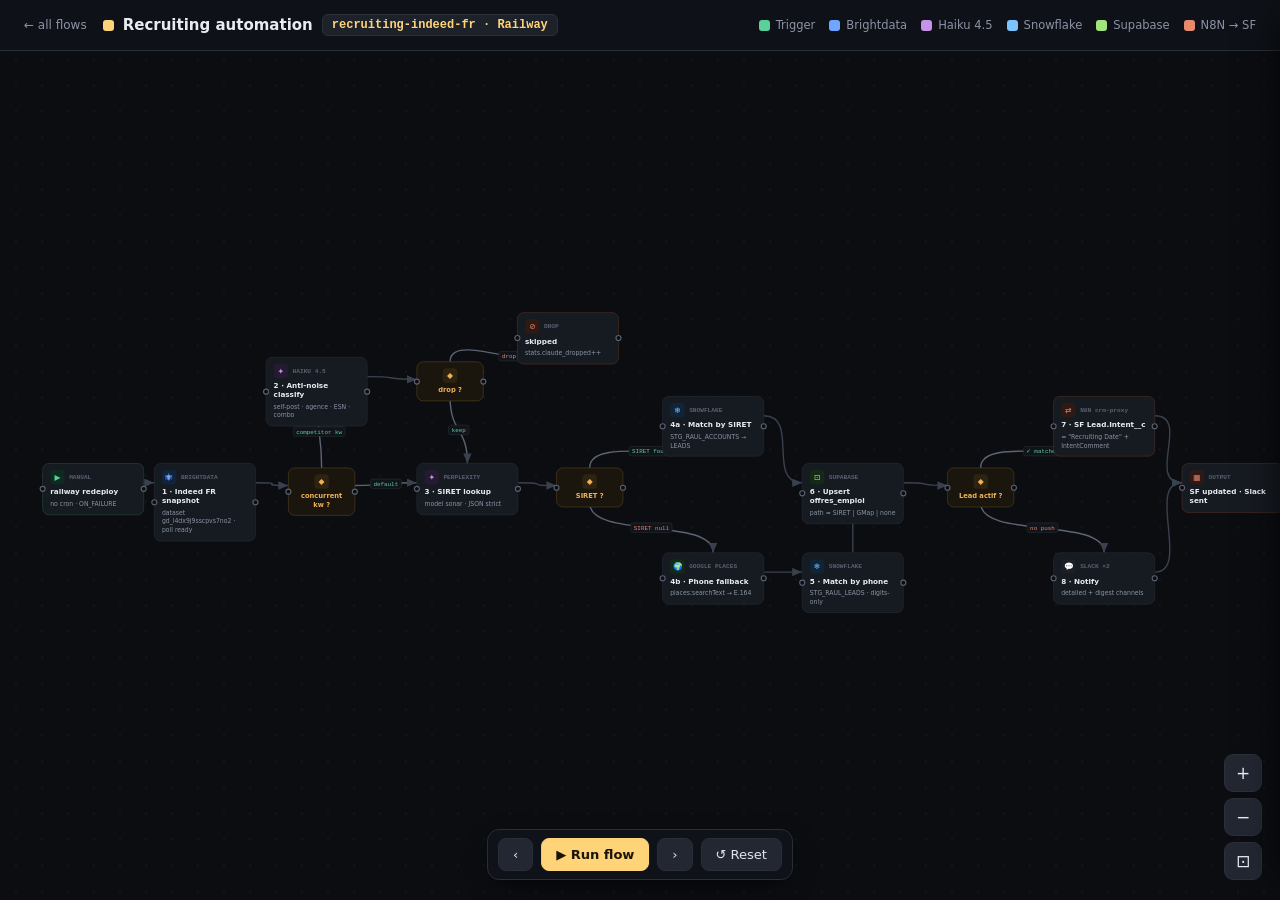
<file: flows/recruiting-indeed-fr.html>
<!DOCTYPE html>
<html lang="en">
<head>
<meta charset="UTF-8">
<meta name="viewport" content="width=device-width,initial-scale=1">
<link rel="stylesheet" href="../shared/flow.css">
</head>
<body>
<script>
window.FLOW = {
  meta:{ title:"Recruiting automation", file:"recruiting-indeed-fr · Railway" },
  canvas:{ w:2200, h:720 },
  legend:[
    {label:'Trigger',color:'var(--trig)'},
    {label:'Brightdata',color:'var(--exa)'},
    {label:'Haiku 4.5',color:'var(--gem)'},
    {label:'Snowflake',color:'var(--db)'},
    {label:'Supabase',color:'var(--api)'},
    {label:'N8N → SF',color:'var(--out)'}
  ],
  nodes:{
    trig:{x:30, y:320,kind:'trig',ic:'▶',nm:'MANUAL',ttl:'railway redeploy',sb:'no cron · ON_FAILURE'},
    s1:  {x:230,y:320,kind:'exa', ic:'🕷',nm:'BRIGHTDATA',ttl:'1 · Indeed FR snapshot',sb:'dataset gd_l4dx9j9sscpvs7no2 · poll ready'},
    if0: {x:470,y:328,kind:'if', ic:'◆',ttl:'concurrent kw ?'},
    s2:  {x:430,y:130,kind:'gem',ic:'✦', nm:'HAIKU 4.5',ttl:'2 · Anti-noise classify',sb:'self-post · agence · ESN · combo'},
    if1: {x:700,y:138,kind:'if', ic:'◆',ttl:'drop ?'},
    drop:{x:880,y:50, kind:'out',ic:'⊘', nm:'DROP',ttl:'skipped',sb:'stats.claude_dropped++'},
    s3:  {x:700,y:320,kind:'gem',ic:'✦', nm:'PERPLEXITY',ttl:'3 · SIRET lookup',sb:'model sonar · JSON strict'},
    if2: {x:950,y:328,kind:'if', ic:'◆',ttl:'SIRET ?'},
    s4:  {x:1140,y:200,kind:'db', ic:'❄', nm:'SNOWFLAKE',ttl:'4a · Match by SIRET',sb:'STG_RAUL_ACCOUNTS → LEADS'},
    s5:  {x:1140,y:480,kind:'api',ic:'🌍',nm:'GOOGLE PLACES',ttl:'4b · Phone fallback',sb:'places:searchText → E.164'},
    s6:  {x:1390,y:480,kind:'db', ic:'❄', nm:'SNOWFLAKE',ttl:'5 · Match by phone',sb:'STG_RAUL_LEADS · digits-only'},
    s7:  {x:1390,y:320,kind:'api',ic:'⊡', nm:'SUPABASE',ttl:'6 · Upsert offres_emploi',sb:'path = SIRET | GMap | none'},
    if3: {x:1650,y:328,kind:'if', ic:'◆',ttl:'Lead actif ?'},
    s8:  {x:1840,y:200,kind:'out',ic:'⇄', nm:'N8N crm-proxy',ttl:'7 · SF Lead.Intent__c',sb:'= "Recruiting Date" + IntentComment'},
    s9:  {x:1840,y:480,kind:'code',ic:'💬',nm:'SLACK ×2',ttl:'8 · Notify',sb:'detailed + digest channels'},
    out: {x:2070,y:320,kind:'out',ic:'▦',nm:'OUTPUT',ttl:'SF updated · Slack sent',sb:''}
  },
  edges:[
    ['trig','r','s1','l','',''],
    ['s1','r','if0','l','',''],
    ['if0','t','s2','b','competitor kw','t'],
    ['s2','r','if1','l','',''],
    ['if1','t','drop','b','drop','f'],
    ['if1','b','s3','t','keep','t'],
    ['if0','r','s3','l','default','t'],
    ['s3','r','if2','l','',''],
    ['if2','t','s4','b','SIRET found','t'],
    ['if2','b','s5','t','SIRET null','f'],
    ['s5','r','s6','l','',''],
    ['s4','r','s7','l','',''],
    ['s6','t','s7','b','',''],
    ['s7','r','if3','l','',''],
    ['if3','t','s8','b','✓ matched','t'],
    ['if3','b','s9','t','no push','f'],
    ['s8','r','out','l','',''],
    ['s9','r','out','l','',''],
  ],
  walk:['trig','s1','if0','s2','if1','s3','if2','s4','s7','if3','s8','out'],
  details:{
    trig:{h:'Manual trigger',t:'No cron — manual redeploy',d:'Pas de cron Railway pour contrôler le volume Brightdata (cher). Lancement via `railway redeploy --service recruiting-indeed-fr`. restartPolicy = ON_FAILURE (sinon Railway relance en boucle un exit 0).',io:[['cmd','railway redeploy --service recruiting-indeed-fr']]},
    s1:{h:'Brightdata · Indeed FR',t:'1 · Trigger snapshot + poll',d:'Dataset Indeed FR `gd_l4dx9j9sscpvs7no2`. 52 mots-clés (hôtellerie/resto/boulangerie + BTP + 8 concurrents SIRH/GTA). Poll jusqu\'à status `ready` (timeout WAIT_BETWEEN_ITEMS).',io:[['in','KEYWORDS[]'],['out','offres scrapées']],code:`POST https://api.brightdata.com/.../snapshots/trigger
Authorization: Bearer <BRIGHTDATA_TOKEN>
body: { dataset_id: "gd_l4dx9j9sscpvs7no2", keywords: [...] }`,ct:'Brightdata trigger'},
    if0:{h:'Branch',t:'Concurrent keyword ?',d:'Si la keyword qui a généré l\'offre ∈ `COMPETITOR_KEYWORDS_FR` (combo, octime, snapshift, kelio, bodet, horoquartz, bizneo, orquest) → classification anti-bruit. Sinon → skip classify, direct ③.',io:[['yes','→ Haiku classify'],['no','→ direct Perplexity']]},
    s2:{h:'Haiku 4.5 · classify',t:'2 · Anti-noise (competitor kw only)',d:'Filtre les faux positifs sur les keywords concurrents. JSON strict avec 4-5 booléens : self-post (Skello/Combo HR…), agence (Hays, RW, MP, Fed), intérim (Manpower, Adecco…), ESN (Capgemini, Sopra…), combo_ambiguous (menu combo, combo gagnant…).',io:[['in','{company, title, description[:2500]}'],['out','verdict JSON']],code:`{ "is_competitor_self_post": false,
  "is_recruitment_agency": false,
  "is_temp_agency": false,
  "is_consulting_or_integrator": false,
  "mentions_target_software": true }`,ct:'JSON verdict'},
    if1:{h:'Branch',t:'Drop or keep ?',d:'Si au moins un drop=true → offre skippée + stats.claude_dropped++ + raison loggée. Sinon → continue Perplexity. Parse error → verdict permissif (keep).',io:[['drop','→ skipped + logs'],['keep','→ Perplexity']]},
    drop:{h:'Drop',t:'Offre éliminée',d:'Comptée dans drops_by_reason et drops_by_keyword. Slack digest agrège les stats à la fin.'},
    s3:{h:'Perplexity · SIRET',t:'3 · SIRET lookup',d:'Pour chaque offre kept : `chat/completions` model `sonar`, prompt JSON strict « donne-moi le SIRET de cette entreprise française ». Parse + retry.',io:[['in','{company, city}'],['out','{siret} | null']],code:`POST https://api.perplexity.ai/chat/completions
Authorization: Bearer <PERPLEXITY_API_KEY>
{ "model": "sonar", "messages": [{ "role":"user",
  "content": "donne-moi le SIRET de {company} à {city}..." }] }`,ct:'Perplexity call'},
    if2:{h:'Branch',t:'SIRET found ?',d:'Chemin prioritaire SIRET (④a) si trouvé. Fallback Google Places (④b) sinon — puis match phone.',io:[['SIRET','→ Snowflake by SIRET'],['null','→ GMap fallback']]},
    s4:{h:'Snowflake · SIRET path',t:'4a · Match Account → Lead',d:'Query STG_RAUL_ACCOUNTS par `LocationRegistrationNumber__c = SIRET`. Si match → query STG_RAUL_LEADS par cet account → récupère le Lead actif. Connector `analytics_data`/`transformed_data` selon env.',io:[['in','SIRET'],['out','sf_lead_id']],code:`SELECT id, name FROM STG_RAUL_ACCOUNTS
WHERE LocationRegistrationNumber__c = :siret;
SELECT lead_id FROM STG_RAUL_LEADS
WHERE account_id = :acc AND is_converted = false
ORDER BY created_at DESC LIMIT 1;`,ct:'SQL'},
    s5:{h:'Google Places · fallback',t:'4b · Search phone',d:'Déclenché si pas de SIRET (ou SIRET sans Account SF). `places:searchText` avec `{company} {city}` → phone international (E.164).',io:[['in','{company, city}'],['out','phone E.164']],code:`POST https://places.googleapis.com/v1/places:searchText
X-Goog-Api-Key: <GOOGLE_PLACES_API_KEY>
{ "textQuery": "{company} {city}" }`,ct:'GMap call'},
    s6:{h:'Snowflake · phone path',t:'5 · Match by phone',d:'Normalisation phone → digits-only (+33 nettoyé). Match sur STG_RAUL_LEADS colonnes PHONE / MOBILE_PHONE / OTHER_PHONE.',io:[['in','phone'],['out','sf_lead_id | null']]},
    s7:{h:'Supabase · data lake',t:'6 · Upsert offres_emploi',d:'Insert/upsert dans `public.offres_emploi` : titre, company, location, indeed_url, scrape_date, siret, sf_account_id, sf_lead_id, path (`SIRET` | `GMap` | `none`), phone, intent_pushed. Auth = service_role.',io:[['in','offre enrichie'],['out','supabase row']]},
    if3:{h:'Branch',t:'Lead SF actif matché ?',d:'Push CRM SEULEMENT si Lead actif. Sinon row Supabase quand même (tracking) mais pas de push SF.',io:[['matched','→ N8N → SF'],['no lead','→ skip CRM, just notify']]},
    s8:{h:'N8N CRM proxy',t:'7 · Push Lead.Intent__c',d:'Même webhook partagé que modjo-bot et taskforce-rework. Validation côté N8N (schema cache + picklist check). Si erreur → Slack alert auto.',io:[['in','{lead_id, fields}'],['out','SF ack']],code:`crm_update(
    object_type="Lead",
    object_id=sf_lead_id,
    fields={ "Intent__c": "Recruiting Date",
             "IntentComment__c": intent_comment },
    source_project="recruiting-indeed-fr")`,ct:'crm_proxy.py'},
    s9:{h:'Slack · 2 channels',t:'8 · Detailed + digest',d:'SLACK_CHANNEL_DETAILED → rich blocks 3 sections (Brightdata / Snowflake / CRM stats). SLACK_CHANNEL_DIGEST → 1 header + 1 ligne (OK/KO + nb leads).',io:[['out','Slack messages']]},
    out:{h:'Output',t:'SF + Supabase + Slack',d:'Lead.Intent__c = "Recruiting Date" + commentaire (offre + ville + lien Indeed). Tracking complet dans Supabase. Stats Slack.'}
  }
};
</script>
<script src="../shared/flow.js"></script>
</body>
</html>
</file>
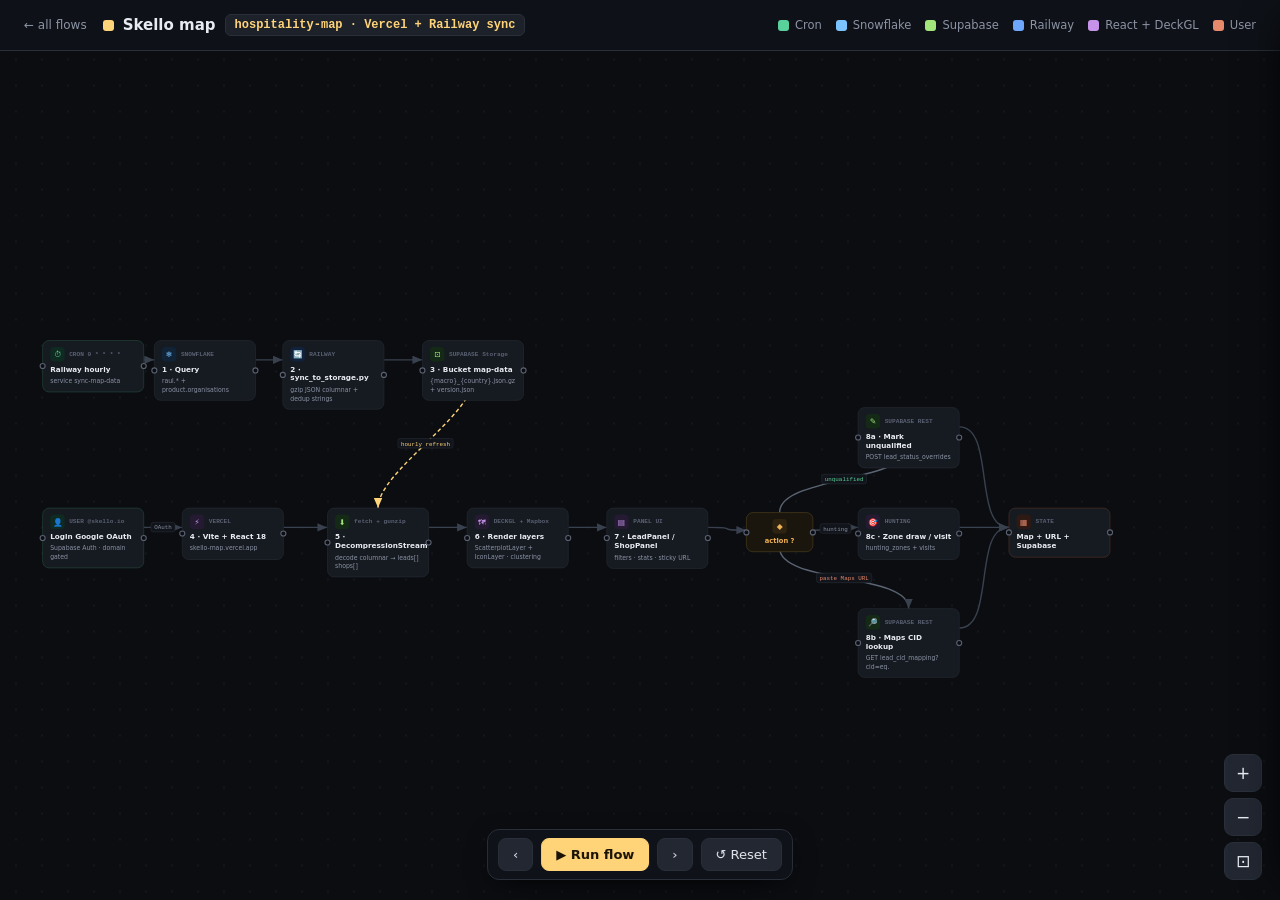
<file: flows/skello-map.html>
<!DOCTYPE html>
<html lang="en">
<head>
<meta charset="UTF-8">
<meta name="viewport" content="width=device-width,initial-scale=1">
<link rel="stylesheet" href="../shared/flow.css">
</head>
<body>
<script>
window.FLOW = {
  meta:{ title:"Skello map", file:"hospitality-map · Vercel + Railway sync" },
  canvas:{ w:2200, h:680 },
  legend:[
    {label:'Cron',color:'var(--trig)'},
    {label:'Snowflake',color:'var(--db)'},
    {label:'Supabase',color:'var(--api)'},
    {label:'Railway',color:'var(--exa)'},
    {label:'React + DeckGL',color:'var(--gem)'},
    {label:'User',color:'var(--out)'}
  ],
  nodes:{
    // Sync pipeline (top row)
    cron:{x:30, y:80, kind:'trig',ic:'⏱',nm:'CRON 0 * * * *',ttl:'Railway hourly',sb:'service sync-map-data'},
    sf:  {x:230,y:80, kind:'db', ic:'❄',nm:'SNOWFLAKE',ttl:'1 · Query',sb:'raul.* + product.organisations'},
    sync:{x:460,y:80, kind:'exa',ic:'🔄',nm:'RAILWAY',ttl:'2 · sync_to_storage.py',sb:'gzip JSON columnar + dedup strings'},
    sup_st:{x:710,y:80, kind:'api',ic:'⊡',nm:'SUPABASE Storage',ttl:'3 · Bucket map-data',sb:'{macro}_{country}.json.gz + version.json'},
    // Frontend (middle)
    user:{x:30, y:380,kind:'trig',ic:'👤',nm:'USER @skello.io',ttl:'Login Google OAuth',sb:'Supabase Auth · domain gated'},
    vercel:{x:280,y:380,kind:'gem',ic:'⚡',nm:'VERCEL',ttl:'4 · Vite + React 18',sb:'skello-map.vercel.app'},
    fetch:{x:540,y:380,kind:'api',ic:'⬇',nm:'fetch + gunzip',ttl:'5 · DecompressionStream',sb:'decode columnar → leads[] shops[]'},
    deck:{x:790,y:380,kind:'gem',ic:'🗺',nm:'DECKGL + Mapbox',ttl:'6 · Render layers',sb:'ScatterplotLayer + IconLayer · clustering'},
    panel:{x:1040,y:380,kind:'gem',ic:'▤',nm:'PANEL UI',ttl:'7 · LeadPanel / ShopPanel',sb:'filters · stats · sticky URL'},
    if1: {x:1290,y:388,kind:'if',ic:'◆',ttl:'action ?'},
    // Write paths (right)
    unq:{x:1490,y:200,kind:'api',ic:'✎',nm:'SUPABASE REST',ttl:'8a · Mark unqualified',sb:'POST lead_status_overrides'},
    cid:{x:1490,y:560,kind:'api',ic:'🔎',nm:'SUPABASE REST',ttl:'8b · Maps CID lookup',sb:'GET lead_cid_mapping?cid=eq.'},
    hunt:{x:1490,y:380,kind:'gem',ic:'🎯',nm:'HUNTING',ttl:'8c · Zone draw / visit',sb:'hunting_zones + visits'},
    // Outputs
    out: {x:1760,y:380,kind:'out',ic:'▦',nm:'STATE',ttl:'Map + URL + Supabase',sb:''}
  },
  edges:[
    ['cron','r','sf','l','',''],
    ['sf','r','sync','l','',''],
    ['sync','r','sup_st','l','',''],
    ['sup_st','b','fetch','t','hourly refresh','lp'],
    ['user','r','vercel','l','OAuth',''],
    ['vercel','r','fetch','l','',''],
    ['fetch','r','deck','l','',''],
    ['deck','r','panel','l','',''],
    ['panel','r','if1','l','',''],
    ['if1','t','unq','b','unqualified','t'],
    ['if1','r','hunt','l','hunting',''],
    ['if1','b','cid','t','paste Maps URL','f'],
    ['unq','r','out','l','',''],
    ['hunt','r','out','l','',''],
    ['cid','r','out','l','',''],
  ],
  walk:['cron','sf','sync','sup_st','user','vercel','fetch','deck','panel','if1','hunt','out'],
  details:{
    cron:{h:'Railway cron',t:'Hourly sync trigger',d:'Service Railway `sync-map-data` (ID `81c54d9d-8cda-4a45-8132-b732b1d3184d`) dans projet Outbound. Cron `0 * * * *` UTC.',io:[['cron','0 * * * * UTC']]},
    sf:{h:'Snowflake · sources',t:'1 · Query macro × country',d:'2 schémas : `transformed_data.raul.*` (leads SF, accounts, networks, owners) + `analytics_data.product.organisations` (clients Skello). Une query par macro × pays.',io:[['out','leads[] + shops[] par bucket']]},
    sync:{h:'Railway · sync_to_storage.py',t:'2 · Columnar gzip',d:'Format columnar pour économiser la bande passante : chaque lead/shop = array de valeurs primitives (pas un objet), strings répétées (statuses, industries, networks, owners, countries) déduppées en lookup tables. Décodage front via `decodeLeads()` / `decodeShops()`.',io:[['in','rows[]'],['out','{macro}_{country}.json.gz']],code:`# pseudocode
for macro in MACROS:
  for country in COUNTRIES:
    rows = snowflake.query(macro, country)
    payload = columnar_encode(rows)  # dedup strings
    storage.upload(f"{macro}_{country}.json.gz", gzip(payload))
# also all_shops.json.gz (touche ⇧+A preview) + version.json bump`,ct:'sync code'},
    sup_st:{h:'Supabase Storage',t:'3 · Bucket map-data',d:'Bucket public-read (write restricted au service_role utilisé par Railway). Contient : `{macro}_{country}.json.gz`, `{macro}_shops.json.gz`, `all_shops.json.gz`, `version.json` (cache busting), `bdr_emails.json`, `tl_emails.json`.',io:[['out','public URLs']]},
    user:{h:'User',t:'Login @skello.io enforced',d:'Supabase Google OAuth (project `qeracszwzpkellfqjbgk`). Domaine `@skello.io` enforced via `setAuthError` côté front + Redirect URLs côté Supabase dashboard.'},
    vercel:{h:'Vercel · frontend',t:'4 · Vite + React 18',d:'Vite 6 + React 18 + DeckGL 9 + Mapbox-gl + Supercluster + `@supabase/supabase-js`. Project `hospitality-map` (`prj_c2YNjYHNQMibaA8TdLn5BR2NshrG`) sur team `nathan-fortes-projects`. URL prod : skello-map.vercel.app.',io:[['url','https://skello-map.vercel.app']]},
    fetch:{h:'Fetch + gunzip',t:'5 · DecompressionStream',d:'Fetch direct des `.json.gz` depuis Supabase Storage, décompression côté browser (DecompressionStream API), décode columnar via `decodeLeads()` / `decodeShops()`. Check `version.json` toutes les minutes → invalide localStorage si bump.',io:[['in','.json.gz'],['out','leads[] shops[]']]},
    deck:{h:'DeckGL + Mapbox',t:'6 · Layers',d:'`MapView` : ScatterplotLayer pour pins lead + IconLayer pour pins shop + IconLayer dédié pour le selected lead (cross icon). Style Mapbox `light-v11`. Pin colors via `industryColorStrings` de `macroConfig.js`.'},
    panel:{h:'Panel UI',t:'7 · LeadPanel / ShopPanel',d:'`Topbar` (pill flottante, 2 search fields, geocode Enter). `FilterDock` (status / network / My leads / ≥5 emp). `StatsCard` (industries cliquables, sync les 2 sides). `LeadPanel` / `ShopPanel` flottants (pop spring, liste plate). Filtres reflétés en URL → deep-link complet.'},
    if1:{h:'Branch',t:'User action ?',d:'3 chemins d\'écriture/lecture Supabase REST déclenchés par l\'UI.',io:[['unqualified','LeadPanel button'],['hunting','draw zone or visit'],['paste','Maps URL with CID']]},
    unq:{h:'Supabase REST · write',t:'8a · Mark Unqualified',d:'POST `/rest/v1/lead_status_overrides` avec `Prefer: resolution=merge-duplicates`. Anon key (RLS = open en write sur cette table).',io:[['out','override row']]},
    cid:{h:'Supabase REST · read',t:'8b · Google Maps CID lookup',d:'Si user colle une URL Maps avec CID → parse le CID décimal → GET `/rest/v1/lead_cid_mapping?cid=eq.{cid}` → résout vers `sf_lead_id`. Fallback sur coords si pas de match.',io:[['in','Maps URL'],['out','sf_lead_id']]},
    hunt:{h:'Hunting (BDR chasse terrain)',t:'8c · Zones + visits',d:'Manager (admin/TL) trace polygone, split (k-means N points OU grid cols×rows), assigne owners. Hunter (BDR) toggle Visited sur leads. Tables : `hunting_zones` + `hunting_sub_zones` + `hunting_lead_visits`. Algos : Turf k-means + Voronoi + grid clip.',io:[['tables','hunting_*']]},
    out:{h:'Output',t:'Map state + writes',d:'L\'URL contient macro/country/display/search/filters/leadId/shopId → refresh restore complet. Writes Supabase visibles au prochain refresh data (cron hourly).'}
  }
};
</script>
<script src="../shared/flow.js"></script>
</body>
</html>
</file>
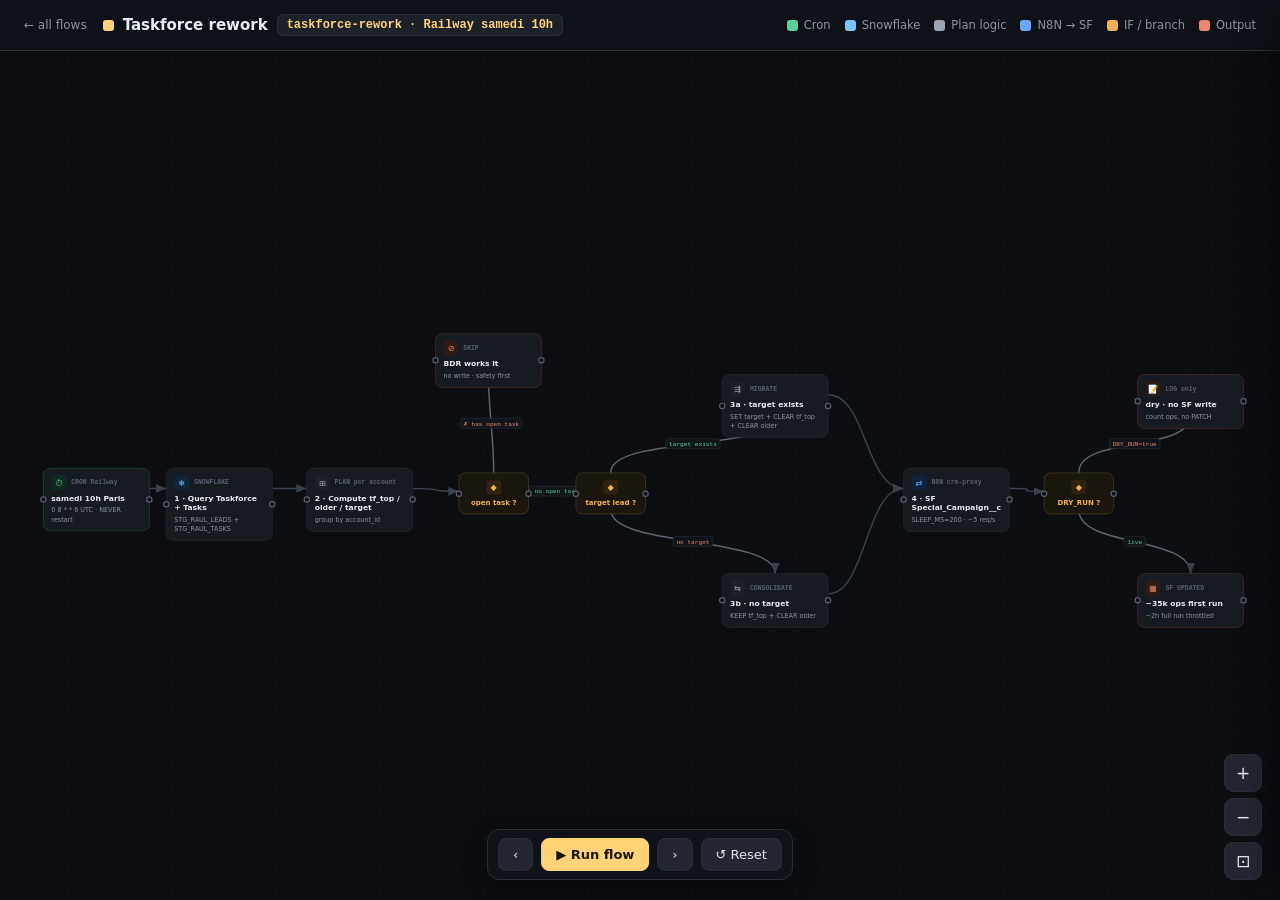
<file: flows/taskforce-rework.html>
<!DOCTYPE html>
<html lang="en">
<head>
<meta charset="UTF-8">
<meta name="viewport" content="width=device-width,initial-scale=1">
<link rel="stylesheet" href="../shared/flow.css">
</head>
<body>
<script>
window.FLOW = {
  meta:{ title:"Taskforce rework", file:"taskforce-rework · Railway samedi 10h" },
  canvas:{ w:2100, h:700 },
  legend:[
    {label:'Cron',color:'var(--trig)'},
    {label:'Snowflake',color:'var(--db)'},
    {label:'Plan logic',color:'var(--code)'},
    {label:'N8N → SF',color:'var(--exa)'},
    {label:'IF / branch',color:'var(--if)'},
    {label:'Output',color:'var(--out)'}
  ],
  nodes:{
    trig:{x:30, y:320,kind:'trig',ic:'⏱',nm:'CRON Railway',ttl:'samedi 10h Paris',sb:'0 8 * * 6 UTC · NEVER restart'},
    s1:  {x:240,y:320,kind:'db', ic:'❄',nm:'SNOWFLAKE',ttl:'1 · Query Taskforce + Tasks',sb:'STG_RAUL_LEADS + STG_RAUL_TASKS'},
    s2:  {x:480,y:320,kind:'code',ic:'⊞',nm:'PLAN per account',ttl:'2 · Compute tf_top / older / target',sb:'group by account_id'},
    if1: {x:740,y:328,kind:'if',ic:'◆',ttl:'open task ?'},
    skip:{x:700,y:90,kind:'out',ic:'⊘',nm:'SKIP',ttl:'BDR works it',sb:'no write · safety first'},
    if2: {x:940,y:328,kind:'if',ic:'◆',ttl:'target lead ?'},
    mig: {x:1190,y:160,kind:'code',ic:'⇶',nm:'MIGRATE',ttl:'3a · target exists',sb:'SET target + CLEAR tf_top + CLEAR older'},
    con: {x:1190,y:500,kind:'code',ic:'⇆',nm:'CONSOLIDATE',ttl:'3b · no target',sb:'KEEP tf_top + CLEAR older'},
    s4:  {x:1500,y:320,kind:'exa',ic:'⇄',nm:'N8N crm-proxy',ttl:'4 · SF Special_Campaign__c',sb:'SLEEP_MS=200 · ~5 req/s'},
    if3: {x:1740,y:328,kind:'if',ic:'◆',ttl:'DRY_RUN ?'},
    log: {x:1900,y:160,kind:'out',ic:'📝',nm:'LOG only',ttl:'dry · no SF write',sb:'count ops, no PATCH'},
    out: {x:1900,y:500,kind:'out',ic:'▦',nm:'SF UPDATED',ttl:'~35k ops first run',sb:'~2h full run throttled'}
  },
  edges:[
    ['trig','r','s1','l','',''],
    ['s1','r','s2','l','',''],
    ['s2','r','if1','l','',''],
    ['if1','t','skip','b','✗ has open task','f'],
    ['if1','r','if2','l','✓ no open task','t'],
    ['if2','t','mig','b','target exists','t'],
    ['if2','b','con','t','no target','f'],
    ['mig','r','s4','l','',''],
    ['con','r','s4','l','',''],
    ['s4','r','if3','l','',''],
    ['if3','t','log','b','DRY_RUN=true','f'],
    ['if3','b','out','t','live','t'],
  ],
  walk:['trig','s1','s2','if1','if2','mig','s4','if3','out'],
  details:{
    trig:{h:'Railway cron',t:'Samedi 10h Paris été',d:'Service `taskforce-rework` (ID `b2a286ba-973c-4bc6-bba0-1b9ddf7369cb`). Cron `0 8 * * 6` UTC. Run hebdo le samedi matin (volumes plus calmes côté équipe sales).'},
    s1:{h:'Snowflake · query',t:'1 · Pull Taskforce leads + tasks',d:'`STG_RAUL_LEADS` filtré sur `SPECIAL_CAMPAIGN ILIKE \'Taskforce%\'`. Joint avec `STG_RAUL_TASKS` (`WHO_ID = lead.ID`) pour détecter les open tasks (`IS_CLOSED=FALSE AND TASK_DATE >= CURRENT_DATE`).',io:[['out','leads + tasks']],code:`SELECT l.id, l.account_id, l.special_campaign,
       l.created_at, l.special_campaign_value,
       MAX(t.is_open) AS has_open_task
FROM STG_RAUL_LEADS l
LEFT JOIN STG_RAUL_TASKS t ON t.who_id = l.id
WHERE l.SPECIAL_CAMPAIGN ILIKE 'Taskforce%'
  -- optional: AND special_campaign IN :SOURCE_CAMPAIGNS
GROUP BY ...`,ct:'SQL'},
    s2:{h:'Plan per account',t:'2 · Compute tf_top / older / target',d:'Pour chaque account ayant ≥1 lead Taskforce :\n- **tf_top** = lead Taskforce le plus récent (CREATED_AT DESC)\n- **older_tf** = autres leads Taskforce sur le même account\n- **target** = lead non-Taskforce (NOT ILIKE \'Taskforce%\') le plus récent **strictement après** tf_top, si existe',io:[['in','leads grouped'],['out','plan{account → ops[]}']]},
    if1:{h:'Branch · safety',t:'Any open task on this account ?',d:'**Règle de safety absolue.** Si AU MOINS UN lead Taskforce de l\'account a une open task → SKIP l\'account entier, aucun write. Le BDR bosse activement, c\'est lui la source de vérité.',io:[['has open','→ SKIP'],['none','→ continue']]},
    skip:{h:'Skip account',t:'BDR works this account',d:'L\'account est verrouillé tant qu\'au moins un de ses leads Taskforce a une open task. Re-tenté la semaine suivante. ~477 accounts verrouillés au premier run (mai 2026).'},
    if2:{h:'Branch · plan type',t:'Target lead exists ?',d:'Détermine la stratégie : MIGRATE si on a un lead non-Taskforce plus récent à enrichir, sinon CONSOLIDATE.',io:[['target ✓','→ MIGRATE'],['no target','→ CONSOLIDATE']]},
    mig:{h:'MIGRATE',t:'3a · target exists',d:'**3 ops par account** : SET `target.Special_Campaign__c = tf_top.SPECIAL_CAMPAIGN`, CLEAR tf_top, CLEAR chaque older_tf. ~5 351 MIGRATE accounts au premier run → ~10 702 SET+CLEAR + le CLEAR_OLDER.',io:[['ops','SET + CLEAR + CLEAR×N']]},
    con:{h:'CONSOLIDATE',t:'3b · no target',d:'Pas de lead non-Taskforce plus récent → on garde la valeur sur tf_top et on nettoie juste les doublons sur older_tf.',io:[['ops','CLEAR×N (older only)']]},
    s4:{h:'N8N crm-proxy',t:'4 · Push SF Special_Campaign__c',d:'Même webhook partagé que modjo-bot et recruiting. **Throttling** `SLEEP_MS=200` → ~5 req/s → ~2h pour un full run de ~35k ops. Validation côté N8N (schema cache).',io:[['in','{lead_id, fields}'],['out','SF PATCH ack']],code:`# SET target
crm_update(object_type="Lead", object_id=target_lead_id,
  fields={"Special_Campaign__c": "Taskforce Intermarché Super"},
  source_project="taskforce-rework")

# CLEAR sur tf_top + older_tf
crm_update(object_type="Lead", object_id=lead_id,
  fields={"Special_Campaign__c": None},
  source_project="taskforce-rework")`,ct:'crm_proxy.py'},
    if3:{h:'Branch',t:'DRY_RUN flag',d:'`DRY_RUN=true` par défaut pour les tests : log les ops sans push SF. Passer `false` pour live. `LIMIT=N` pour couper à N ops.',io:[['true','→ logs only'],['false','→ live SF']]},
    log:{h:'Logs only',t:'Dry-run output',d:'Stats par bucket : SET_TARGET, CLEAR_TF_TOP, CLEAR_OLDER_TF. Tests progressifs réalisés mai 2026 : DRY full (35k ops, 0 fail) → live LIMIT=10 (10/10 OK) → live Brico scope (460/461 OK, 1 fail validation phone SF).'},
    out:{h:'SF updated',t:'Live run output',d:'~35 494 ops planifiées au premier run (mai 2026) : ~5 351 SET_TARGET + ~5 351 CLEAR_TF_TOP + ~24 792 CLEAR_OLDER_TF. Runs suivants hebdo → uniquement nouveaux doublons/migrations.'}
  }
};
</script>
<script src="../shared/flow.js"></script>
</body>
</html>
</file>
<file: shared/flow.css>
:root{
  --bg:#0b0d11; --grid:#13161d; --panel:#161a21; --panel2:#12151c; --line:#2a3039;
  --ink:#e8ebf1; --mut:#8b93a4; --dim:#5a6172;
  --exa:#6ea8fe; --exa-bg:#11223d;
  --gem:#c792ea; --gem-bg:#241a32;
  --code:#9aa3b2; --code-bg:#1b1f27;
  --trig:#5ad19a; --trig-bg:#0f2a20;
  --if:#f0b056; --if-bg:#2e2310;
  --out:#e8896b; --out-bg:#2e1a14;
  --db:#7ac3ff; --db-bg:#102337;
  --api:#a2e57b; --api-bg:#142a17;
  --loop:#ffd479;
  --mono:'SF Mono',ui-monospace,'JetBrains Mono',Menlo,Consolas,monospace;
  --sans:-apple-system,BlinkMacSystemFont,'Segoe UI',Inter,system-ui,sans-serif;
}
*{box-sizing:border-box;margin:0;padding:0}
html,body{height:100%;background:var(--bg);color:var(--ink);font-family:var(--sans);overflow:hidden;-webkit-font-smoothing:antialiased}
body{display:flex;flex-direction:column}
a{color:var(--exa);text-decoration:none}
a:hover{text-decoration:underline}

header{padding:14px 24px;border-bottom:1px solid var(--line);display:flex;align-items:center;gap:16px;flex-wrap:wrap;background:#0e1117;z-index:10}
header h1{font-size:15px;font-weight:600;display:flex;align-items:center;gap:9px}
header .file{font-family:var(--mono);font-size:12px;color:var(--loop);background:#1d2129;padding:3px 9px;border-radius:6px;border:1px solid var(--line)}
header .back{font-size:12px;color:var(--mut)}
header .back:hover{color:var(--ink)}
.legend{display:flex;gap:14px;font-size:11.5px;color:var(--mut);margin-left:auto;flex-wrap:wrap}
.legend .k{display:flex;align-items:center;gap:6px}
.sw{width:11px;height:11px;border-radius:3px;display:inline-block}

.toolbar{position:absolute;left:50%;transform:translateX(-50%);bottom:20px;z-index:20;display:flex;gap:8px;background:#11141ad9;backdrop-filter:blur(8px);border:1px solid var(--line);border-radius:12px;padding:8px 10px;box-shadow:0 8px 30px -10px #000}
button{font-family:var(--sans);font-size:13px;font-weight:500;color:var(--ink);background:#222732;border:1px solid var(--line);border-radius:8px;padding:8px 14px;cursor:pointer;transition:.15s}
button:hover{background:#2b313d}
button.primary{background:var(--loop);color:#1a1205;border-color:var(--loop);font-weight:600}
.zoomctl{position:absolute;right:18px;bottom:20px;z-index:20;display:flex;flex-direction:column;gap:6px}
.zoomctl button{width:38px;height:38px;padding:0;font-size:17px;border-radius:9px}

.stage{flex:1;position:relative;overflow:hidden;cursor:grab;
  background-image:radial-gradient(var(--grid) 1.3px,transparent 1.3px);background-size:26px 26px;background-position:center}
.stage.grabbing{cursor:grabbing}
.canvas{position:absolute;left:0;top:0;transform-origin:0 0}
svg.edges{position:absolute;left:0;top:0;overflow:visible;pointer-events:none}

.node{position:absolute;width:182px;border-radius:12px;background:var(--panel);border:1.5px solid var(--line);
  padding:11px 13px;cursor:pointer;transition:box-shadow .2s,border-color .2s,transform .12s;user-select:none}
.node:hover{transform:translateY(-1px)}
.node .top{display:flex;align-items:center;gap:8px;margin-bottom:6px}
.node .ic{width:26px;height:26px;border-radius:7px;display:grid;place-items:center;font-size:14px;flex-shrink:0}
.node .nm{font-size:11px;font-family:var(--mono);color:var(--dim);font-weight:600}
.node .ttl{font-size:13px;font-weight:600;line-height:1.25}
.node .sb{font-size:11px;color:var(--mut);line-height:1.4;margin-top:5px}
.node.active{box-shadow:0 0 0 2px var(--loop),0 10px 34px -12px rgba(255,212,121,.6);border-color:var(--loop)}
.node.done{border-color:#3a4757}
.node .port{position:absolute;width:11px;height:11px;border-radius:50%;background:var(--bg);border:2px solid var(--dim);top:50%;transform:translateY(-50%)}
.node .port.l{left:-6px} .node .port.r{right:-6px}

.k-trig{border-color:#27513f}.k-trig .ic{background:var(--trig-bg);color:var(--trig)}
.k-exa .ic{background:var(--exa-bg);color:var(--exa)}
.k-gem .ic{background:var(--gem-bg);color:var(--gem)}
.k-code .ic{background:var(--code-bg);color:var(--code)}
.k-out{border-color:#5a3327}.k-out .ic{background:var(--out-bg);color:var(--out)}
.k-db .ic{background:var(--db-bg);color:var(--db)}
.k-api .ic{background:var(--api-bg);color:var(--api)}
.k-if{width:120px;text-align:center;border-color:#5a4720;background:#1a160e}
.k-if .ic{background:var(--if-bg);color:var(--if);margin:0 auto 4px}
.k-if .ttl{font-size:12px;color:var(--if)}
.k-if .top{justify-content:center;margin-bottom:2px}

path.edge{fill:none;stroke:#39414f;stroke-width:2.5}
path.edge.loop{stroke:var(--loop);stroke-width:2.5;stroke-dasharray:7 5}
path.edge.branch{stroke:#5b6472}
.elabel{font-family:var(--mono);font-size:10.5px;fill:var(--mut)}
.elabel.t{fill:var(--trig)} .elabel.f{fill:var(--out)} .elabel.lp{fill:var(--loop)}
.elabel-bg{fill:#11141a;stroke:var(--line);stroke-width:1;rx:4}
circle.token{fill:var(--loop);filter:drop-shadow(0 0 6px var(--loop));opacity:0}

.drawer{position:absolute;top:0;right:0;height:100%;width:390px;background:#12151c;border-left:1px solid var(--line);
  transform:translateX(100%);transition:transform .28s cubic-bezier(.4,0,.2,1);z-index:30;overflow-y:auto;padding:22px 22px 60px;box-shadow:-12px 0 40px -20px #000}
.drawer.open{transform:translateX(0)}
.drawer .x{position:absolute;top:14px;right:14px;width:30px;height:30px;border-radius:8px;display:grid;place-items:center;font-size:16px}
.drawer h2{font-size:11px;color:var(--mut);text-transform:uppercase;letter-spacing:.7px;margin-bottom:4px}
.drawer .dt{font-size:18px;font-weight:650;margin-bottom:14px;line-height:1.25;padding-right:30px}
.blk{margin-bottom:18px}
.blk .lab{font-size:10.5px;text-transform:uppercase;letter-spacing:.5px;color:var(--dim);font-weight:600;margin-bottom:6px}
.dsc{font-size:13px;line-height:1.6;color:var(--ink)}
.io{display:flex;gap:8px;font-size:12px;margin-bottom:6px;align-items:center}
.io .a{font-family:var(--mono);color:var(--dim);font-size:11px}
.io .pill{font-family:var(--mono);font-size:11px;background:#0c0f14;border:1px solid var(--line);padding:2px 7px;border-radius:5px;color:var(--mut)}
pre{background:#0a0c10;border:1px solid var(--line);border-radius:9px;padding:12px;font-family:var(--mono);font-size:11px;line-height:1.55;color:#c9d1e0;overflow-x:auto;white-space:pre-wrap;word-break:break-word}
pre .c{color:var(--dim)}pre .s{color:#a3d9a5}pre .k{color:var(--gem)}pre .n{color:var(--exa)}
ul.rules{list-style:none;display:flex;flex-direction:column;gap:7px}
ul.rules li{font-size:12px;line-height:1.5;color:var(--mut);padding-left:18px;position:relative}
ul.rules li::before{content:"▸";position:absolute;left:2px;color:var(--out)}
ul.rules li b{color:var(--ink)}
</file>
